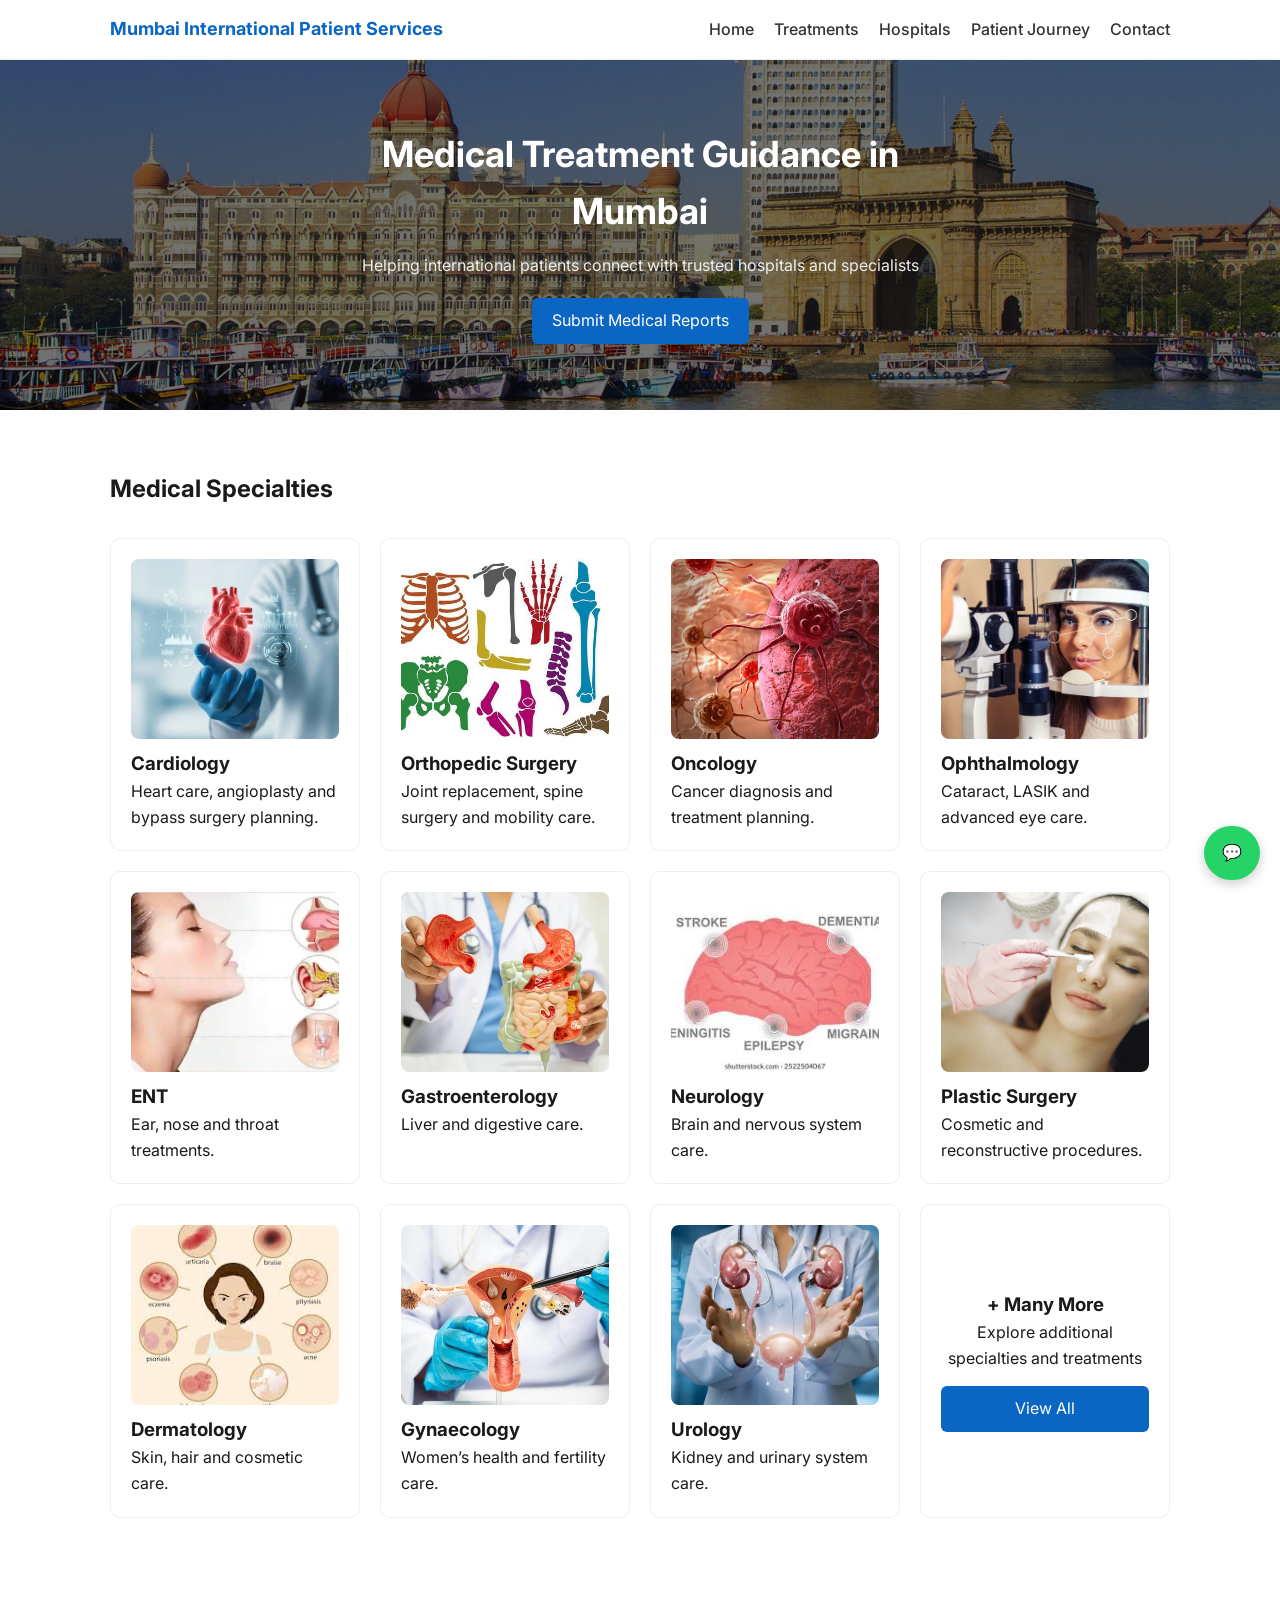
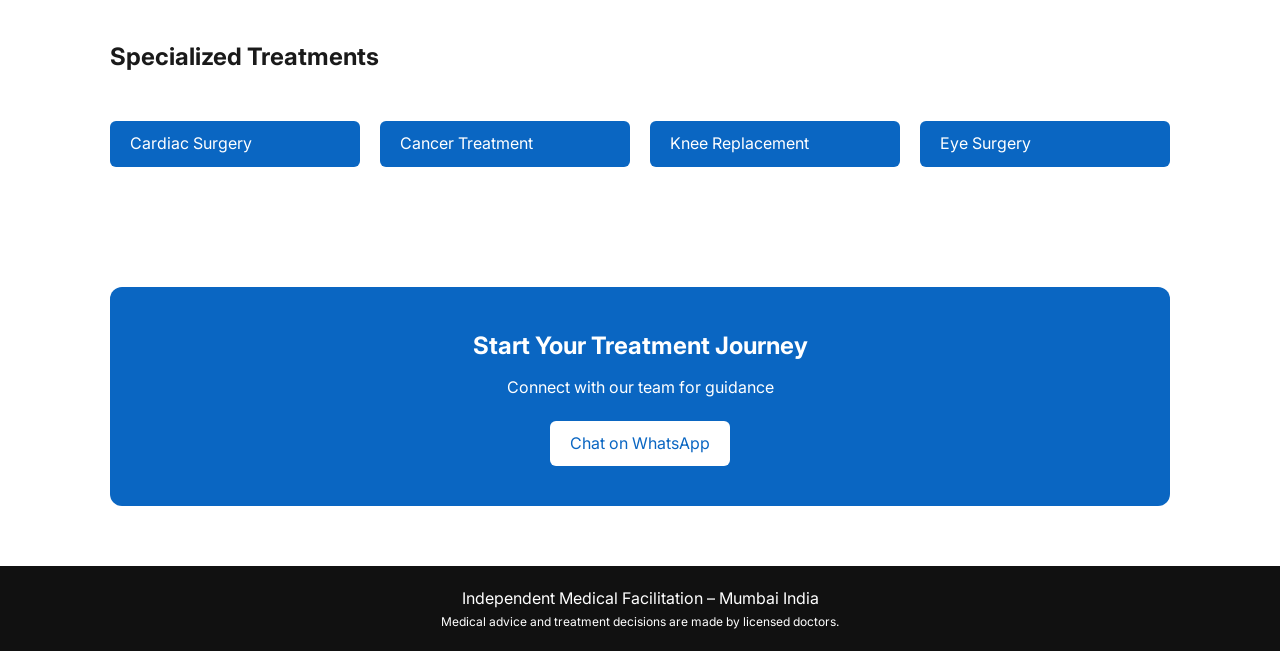
<file: index.html>
<!DOCTYPE html>
<html>

<head>

<title>Medical Tourism Mumbai | Treatment in India for International Patients</title>

<meta name="description" content="Affordable medical treatment in Mumbai India for international patients. Cardiology, cancer care, orthopedic surgery, eye treatment and more.">

<meta name="viewport" content="width=device-width, initial-scale=1.0">

<link rel="stylesheet" href="assets/css/style.css">
<link href="https://fonts.googleapis.com/css2?family=Inter:wght@300;400;600&display=swap" rel="stylesheet">

</head>

<body>

<header>
<nav class="container">

<strong>Mumbai International Patient Services</strong>

<div id="menu">
<a href="index.html">Home</a>
<a href="treatments.html">Treatments</a>
<a href="hospitals.html">Hospitals</a>
<a href="patient-journey.html">Patient Journey</a>
<a href="contact.html">Contact</a>
</div>

<div class="menu-toggle" id="toggle">☰</div>

</nav>
</header>

<!-- HERO -->
<section class="hero">
  <div class="container">
    <h1>Medical Treatment Guidance in Mumbai</h1>
    <p>Helping international patients connect with trusted hospitals and specialists</p>
    <a class="btn" href="contact.html">Submit Medical Reports</a>
  </div>
</section>

<!-- SPECIALTIES -->
<section class="container section">

<h2>Medical Specialties</h2>

<div class="grid">

<div class="card">
<img src="assets/images/cardiology.jpg">
<h3>Cardiology</h3>
<p>Heart care, angioplasty and bypass surgery planning.</p>
</div>

<div class="card">
<img src="assets/images/orthopedic.jpg">
<h3>Orthopedic Surgery</h3>
<p>Joint replacement, spine surgery and mobility care.</p>
</div>

<div class="card">
<img src="assets/images/oncology.jpg">
<h3>Oncology</h3>
<p>Cancer diagnosis and treatment planning.</p>
</div>

<div class="card">
<img src="assets/images/ophthalmology.jpg">
<h3>Ophthalmology</h3>
<p>Cataract, LASIK and advanced eye care.</p>
</div>

<div class="card">
<img src="assets/images/ent.jpg">
<h3>ENT</h3>
<p>Ear, nose and throat treatments.</p>
</div>

<div class="card">
<img src="assets/images/gastro.jpg">
<h3>Gastroenterology</h3>
<p>Liver and digestive care.</p>
</div>

<div class="card">
<img src="assets/images/neuro.jpg">
<h3>Neurology</h3>
<p>Brain and nervous system care.</p>
</div>

<div class="card">
<img src="assets/images/plastic.jpg">
<h3>Plastic Surgery</h3>
<p>Cosmetic and reconstructive procedures.</p>
</div>

<div class="card">
<img src="assets/images/derma.jpg">
<h3>Dermatology</h3>
<p>Skin, hair and cosmetic care.</p>
</div>

<div class="card">
<img src="assets/images/gynaecology.jpg">
<h3>Gynaecology</h3>
<p>Women’s health and fertility care.</p>
</div>

<div class="card">
<img src="assets/images/urology.jpg">
<h3>Urology</h3>
<p>Kidney and urinary system care.</p>
</div>

<!-- BETTER "MORE" CARD -->
<div class="card" style="text-align:center;display:flex;flex-direction:column;justify-content:center;">
<h3>+ Many More</h3>
<p>Explore additional specialties and treatments</p>
<a href="treatments.html" class="btn">View All</a>
</div>

</div>

</section>

<!-- SEO LINKS -->
<section class="container section">

<h2>Specialized Treatments</h2>

<div class="grid">

<a href="cardiac-treatment-mumbai.html" class="btn">Cardiac Surgery</a>

<a href="cancer-treatment-india.html" class="btn">Cancer Treatment</a>

<a href="knee-replacement-mumbai.html" class="btn">Knee Replacement</a>

<a href="eye-surgery-india.html" class="btn">Eye Surgery</a>

</div>

</section>

<!-- CTA -->
<section class="container section">

<div style="background:#0a66c2;color:white;padding:40px;border-radius:12px;text-align:center;">

<h2>Start Your Treatment Journey</h2>
<p style="margin-top:10px;">Connect with our team for guidance</p>

<a href="https://wa.me/917700913411" class="btn" style="background:white;color:#0a66c2;margin-top:20px;">
Chat on WhatsApp
</a>

</div>

</section>

<!-- FOOTER -->
<footer>

<p>Independent Medical Facilitation – Mumbai India</p>

<p style="font-size:12px">
Medical advice and treatment decisions are made by licensed doctors.
</p>

</footer>

<!-- WHATSAPP -->
<a href="https://wa.me/917700913411" class="whatsapp">💬</a>

<script src="assets/js/script.js"></script>

</body>

</html>
</file>
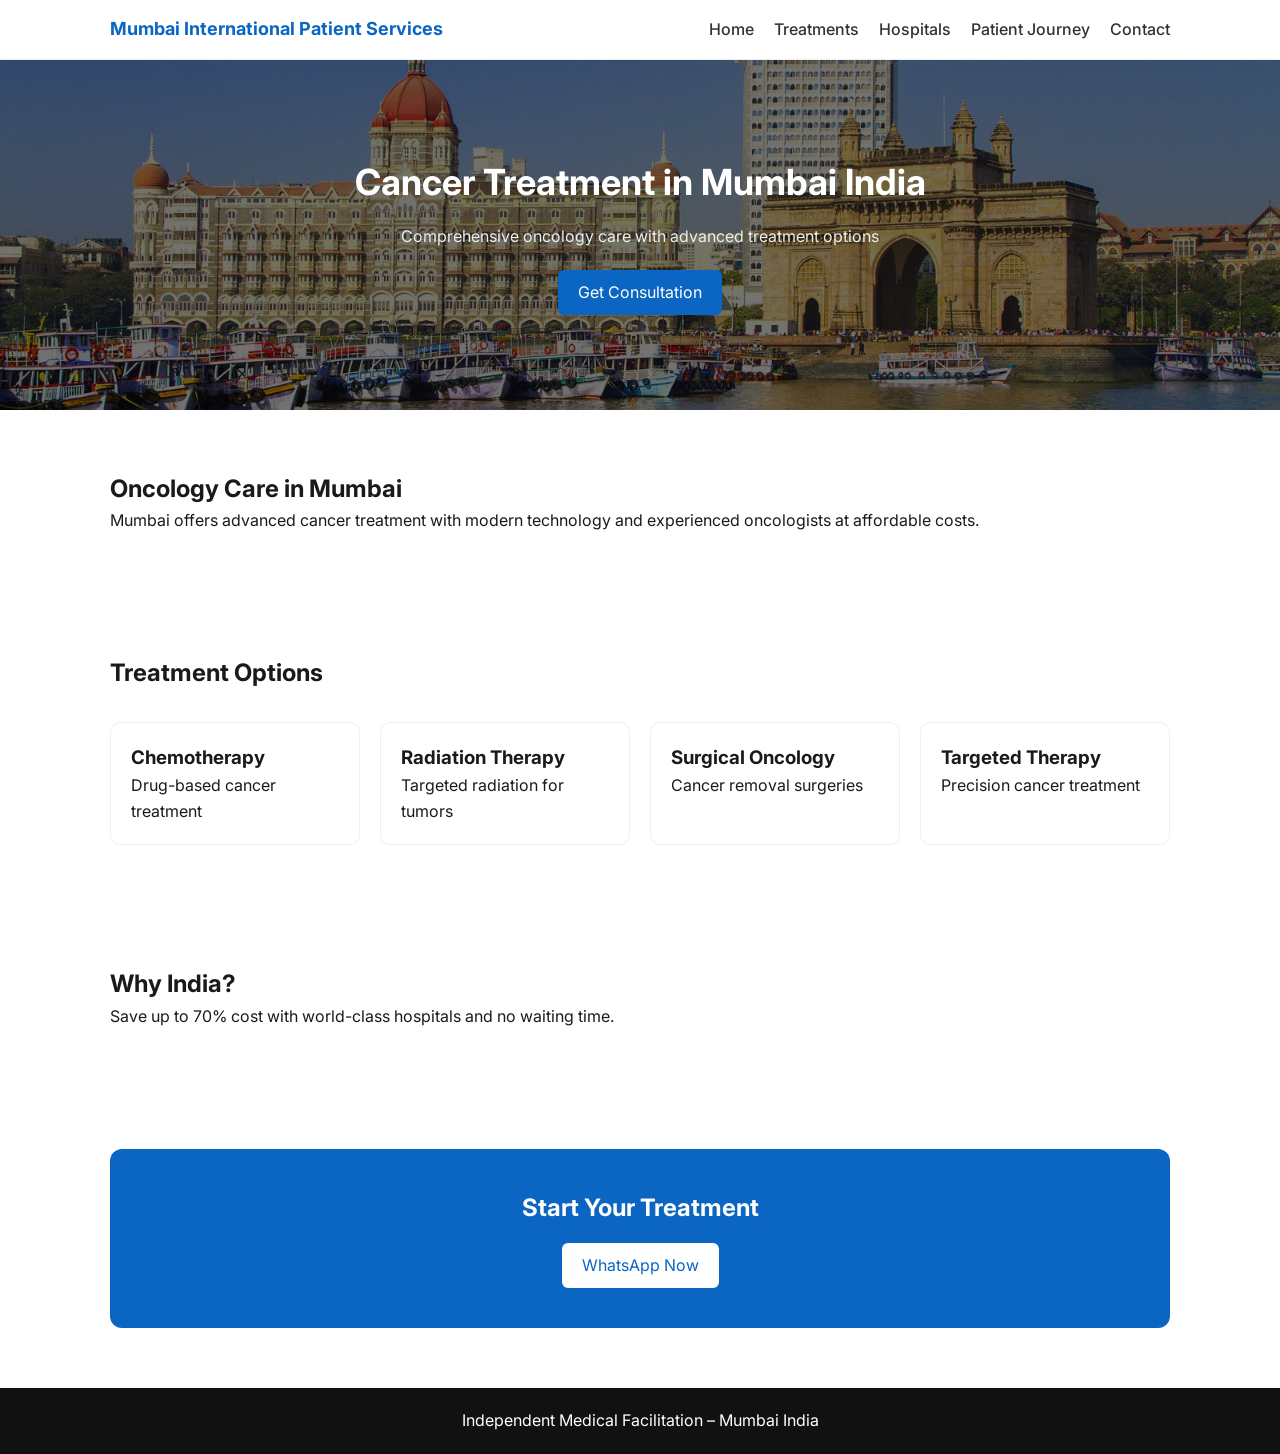
<file: cancer-treatment-india.html>
<!DOCTYPE html>
<html>
<head>

<title>Cancer Treatment in India | Oncology Care in Mumbai for International Patients</title>

<meta name="description" content="Affordable cancer treatment in India. Chemotherapy, radiation and surgical oncology in Mumbai with international patient support.">

<meta name="viewport" content="width=device-width, initial-scale=1.0">

<link rel="stylesheet" href="assets/css/style.css">
<link href="https://fonts.googleapis.com/css2?family=Inter:wght@300;400;600&display=swap" rel="stylesheet">

</head>

<body>

<header>
<nav class="container">
<strong>Mumbai International Patient Services</strong>

<div id="menu">
<a href="index.html">Home</a>
<a href="treatments.html">Treatments</a>
<a href="hospitals.html">Hospitals</a>
<a href="patient-journey.html">Patient Journey</a>
<a href="contact.html">Contact</a>
</div>

<div class="menu-toggle" id="toggle">☰</div>
</nav>
</header>

<section class="hero">
<div class="container">
<h1>Cancer Treatment in Mumbai India</h1>
<p>Comprehensive oncology care with advanced treatment options</p>
<a class="btn" href="contact.html">Get Consultation</a>
</div>
</section>

<section class="container section">
<h2>Oncology Care in Mumbai</h2>
<p>Mumbai offers advanced cancer treatment with modern technology and experienced oncologists at affordable costs.</p>
</section>

<section class="container section">
<h2>Treatment Options</h2>
<div class="grid">
<div class="card"><h3>Chemotherapy</h3><p>Drug-based cancer treatment</p></div>
<div class="card"><h3>Radiation Therapy</h3><p>Targeted radiation for tumors</p></div>
<div class="card"><h3>Surgical Oncology</h3><p>Cancer removal surgeries</p></div>
<div class="card"><h3>Targeted Therapy</h3><p>Precision cancer treatment</p></div>
</div>
</section>

<section class="container section">
<h2>Why India?</h2>
<p>Save up to 70% cost with world-class hospitals and no waiting time.</p>
</section>

<section class="container section">
<div style="background:#0a66c2;color:white;padding:40px;border-radius:12px;text-align:center;">
<h2>Start Your Treatment</h2>
<a class="btn" href="https://wa.me/917700913411" style="background:white;color:#0a66c2;">WhatsApp Now</a>
</div>
</section>

<footer>
<p>Independent Medical Facilitation – Mumbai India</p>
</footer>

<script src="assets/js/script.js"></script>
</body>
</html>
</file>
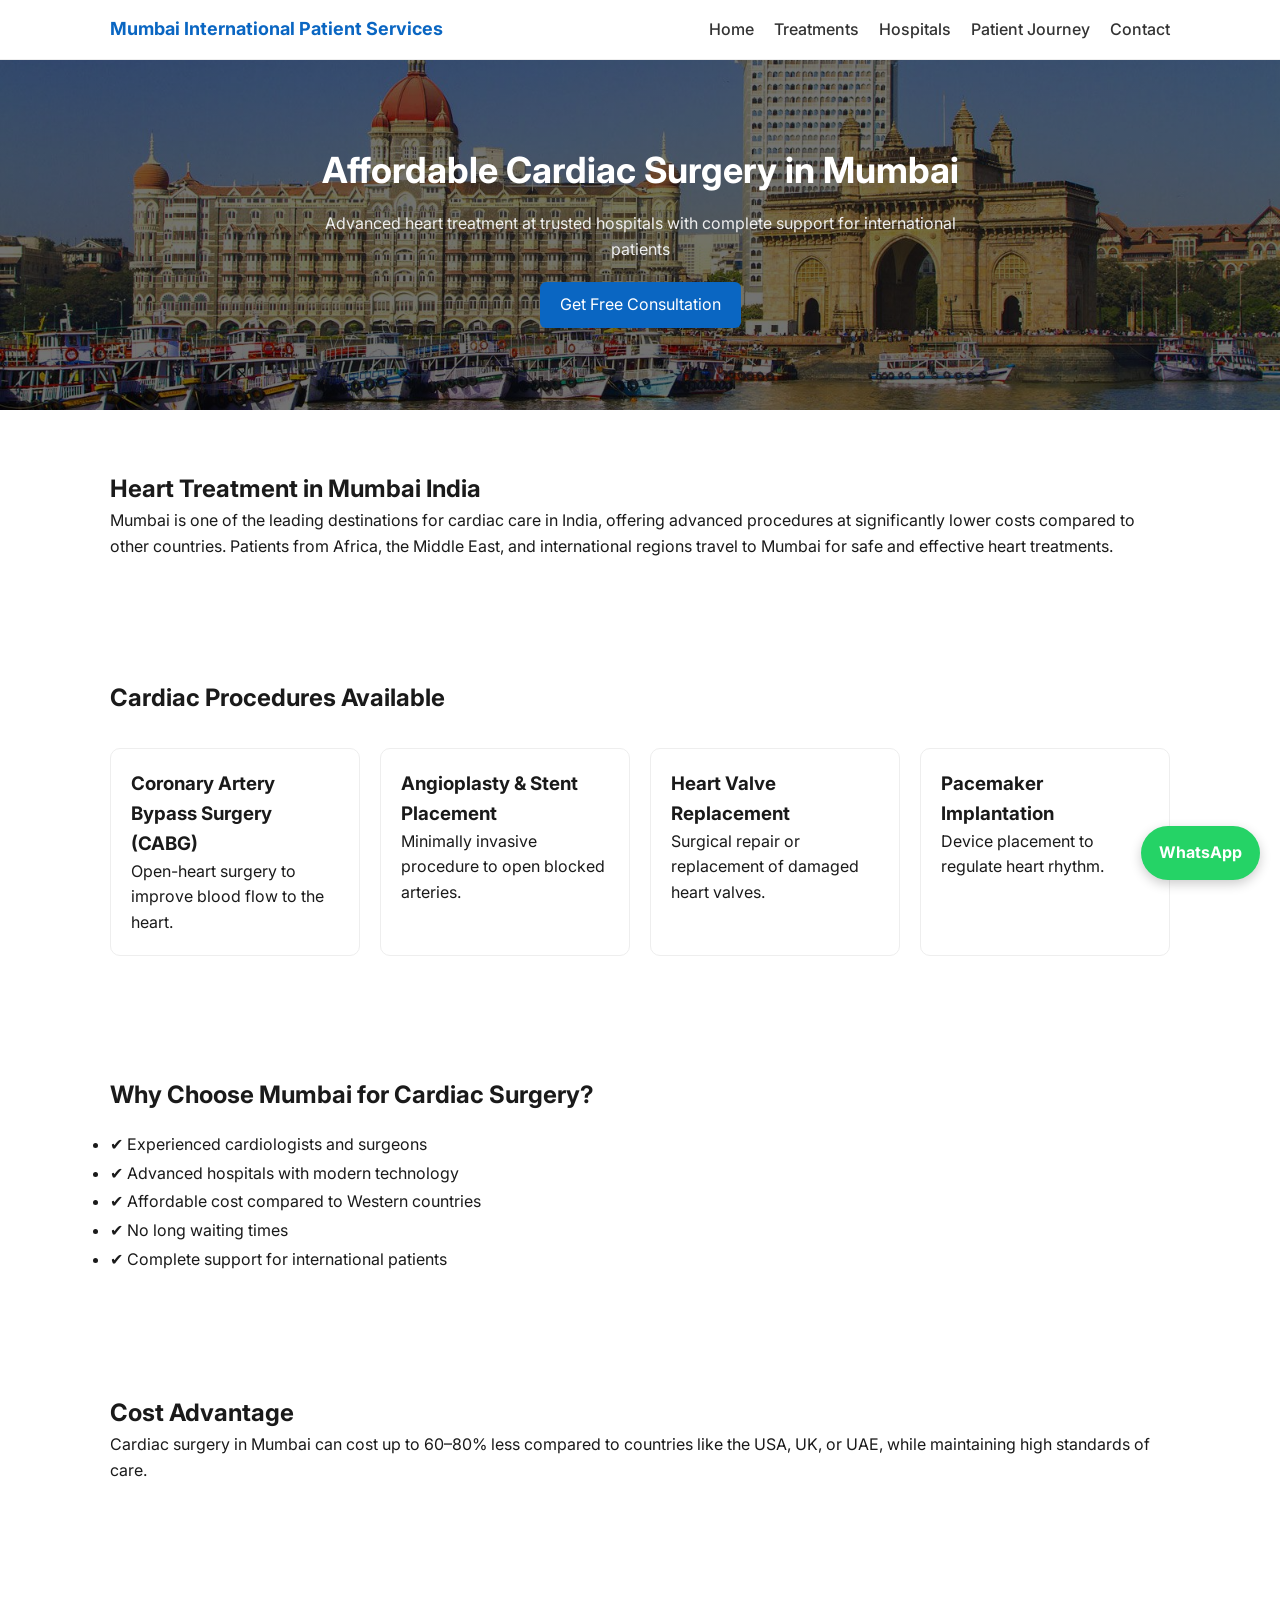
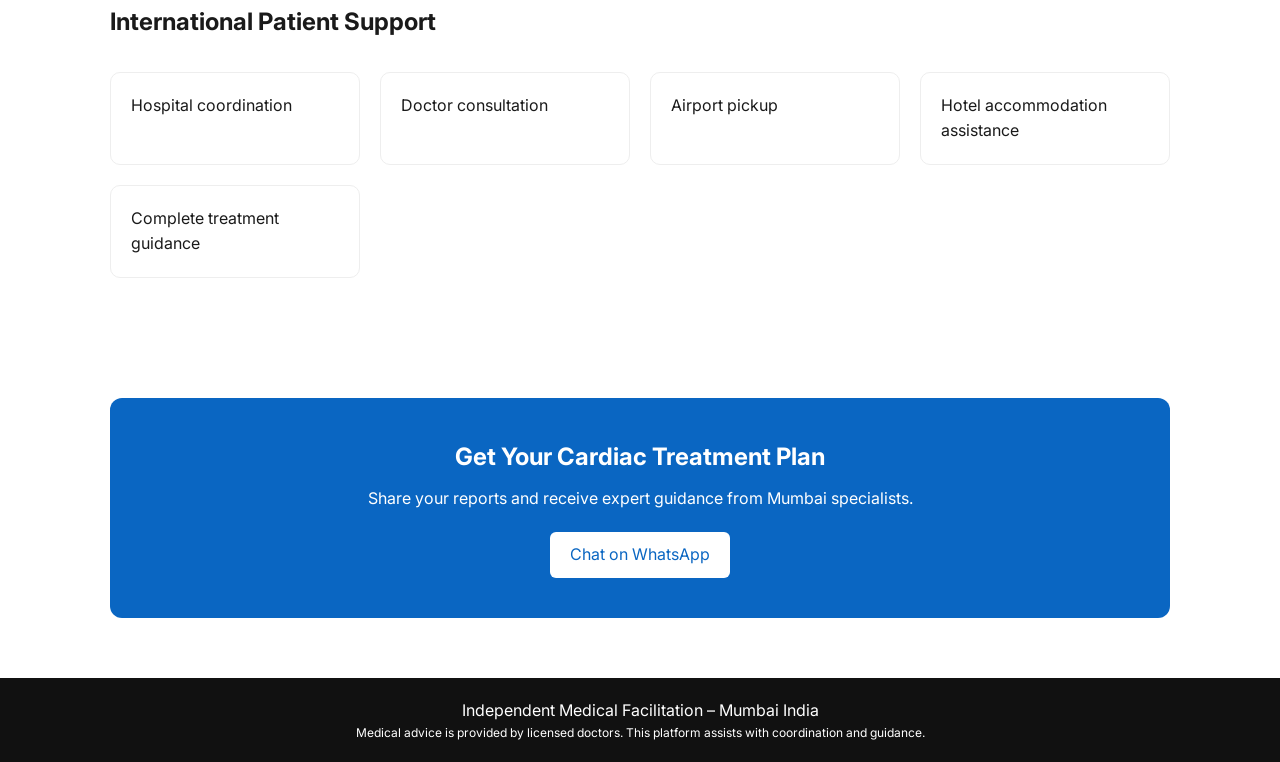
<file: cardiac-treatment-mumbai.html>
<!DOCTYPE html>
<html>

<head>

<title>Cardiac Surgery in Mumbai India | Affordable Heart Treatment for International Patients</title>

<meta name="description" content="Get affordable cardiac surgery in Mumbai India. Bypass surgery, angioplasty, heart valve replacement at top hospitals with international patient support.">

<meta name="keywords" content="cardiac surgery Mumbai, heart treatment India, bypass surgery India cost, angioplasty Mumbai, heart hospital India">

<meta name="viewport" content="width=device-width, initial-scale=1.0">

<link rel="stylesheet" href="assets/css/style.css">
<link href="https://fonts.googleapis.com/css2?family=Inter:wght@300;400;600&display=swap" rel="stylesheet">

</head>

<body>

<header>

<nav class="container">

<strong>Mumbai International Patient Services</strong>

<div id="menu">
<a href="index.html">Home</a>
<a href="treatments.html">Treatments</a>
<a href="hospitals.html">Hospitals</a>
<a href="patient-journey.html">Patient Journey</a>
<a href="contact.html">Contact</a>
</div>

<div class="menu-toggle" id="toggle">☰</div>

</nav>

</header>

<!-- HERO -->
<section class="hero">
<div class="container">
<h1>Affordable Cardiac Surgery in Mumbai</h1>
<p>Advanced heart treatment at trusted hospitals with complete support for international patients</p>
<a class="btn" href="contact.html">Get Free Consultation</a>
</div>
</section>

<!-- INTRO -->
<section class="container section">

<h2>Heart Treatment in Mumbai India</h2>

<p>
Mumbai is one of the leading destinations for cardiac care in India, offering advanced procedures at significantly lower costs compared to other countries.
Patients from Africa, the Middle East, and international regions travel to Mumbai for safe and effective heart treatments.
</p>

</section>

<!-- PROCEDURES -->
<section class="container section">

<h2>Cardiac Procedures Available</h2>

<div class="grid">

<div class="card">
<h3>Coronary Artery Bypass Surgery (CABG)</h3>
<p>Open-heart surgery to improve blood flow to the heart.</p>
</div>

<div class="card">
<h3>Angioplasty & Stent Placement</h3>
<p>Minimally invasive procedure to open blocked arteries.</p>
</div>

<div class="card">
<h3>Heart Valve Replacement</h3>
<p>Surgical repair or replacement of damaged heart valves.</p>
</div>

<div class="card">
<h3>Pacemaker Implantation</h3>
<p>Device placement to regulate heart rhythm.</p>
</div>

</div>

</section>

<!-- WHY MUMBAI -->
<section class="container section">

<h2>Why Choose Mumbai for Cardiac Surgery?</h2>

<ul style="margin-top:15px;line-height:1.8;">
<li>✔ Experienced cardiologists and surgeons</li>
<li>✔ Advanced hospitals with modern technology</li>
<li>✔ Affordable cost compared to Western countries</li>
<li>✔ No long waiting times</li>
<li>✔ Complete support for international patients</li>
</ul>

</section>

<!-- COST -->
<section class="container section">

<h2>Cost Advantage</h2>

<p>
Cardiac surgery in Mumbai can cost up to 60–80% less compared to countries like the USA, UK, or UAE, while maintaining high standards of care.
</p>

</section>

<!-- SUPPORT -->
<section class="container section">

<h2>International Patient Support</h2>

<div class="grid">

<div class="card">Hospital coordination</div>
<div class="card">Doctor consultation</div>
<div class="card">Airport pickup</div>
<div class="card">Hotel accommodation assistance</div>
<div class="card">Complete treatment guidance</div>

</div>

</section>

<!-- CTA -->
<section class="container section">

<div style="background:#0a66c2;color:white;padding:40px;border-radius:12px;text-align:center;">

<h2>Get Your Cardiac Treatment Plan</h2>

<p style="margin-top:10px;">
Share your reports and receive expert guidance from Mumbai specialists.
</p>

<a class="btn" href="https://wa.me/917700913411" style="background:white;color:#0a66c2;margin-top:20px;">
Chat on WhatsApp
</a>

</div>

</section>

<footer>

<p>Independent Medical Facilitation – Mumbai India</p>

<p style="font-size:12px">
Medical advice is provided by licensed doctors. This platform assists with coordination and guidance.
</p>

</footer>

<a href="https://wa.me/917700913411" class="whatsapp">
WhatsApp
</a>

<script src="assets/js/script.js"></script>

</body>

</html>
</file>
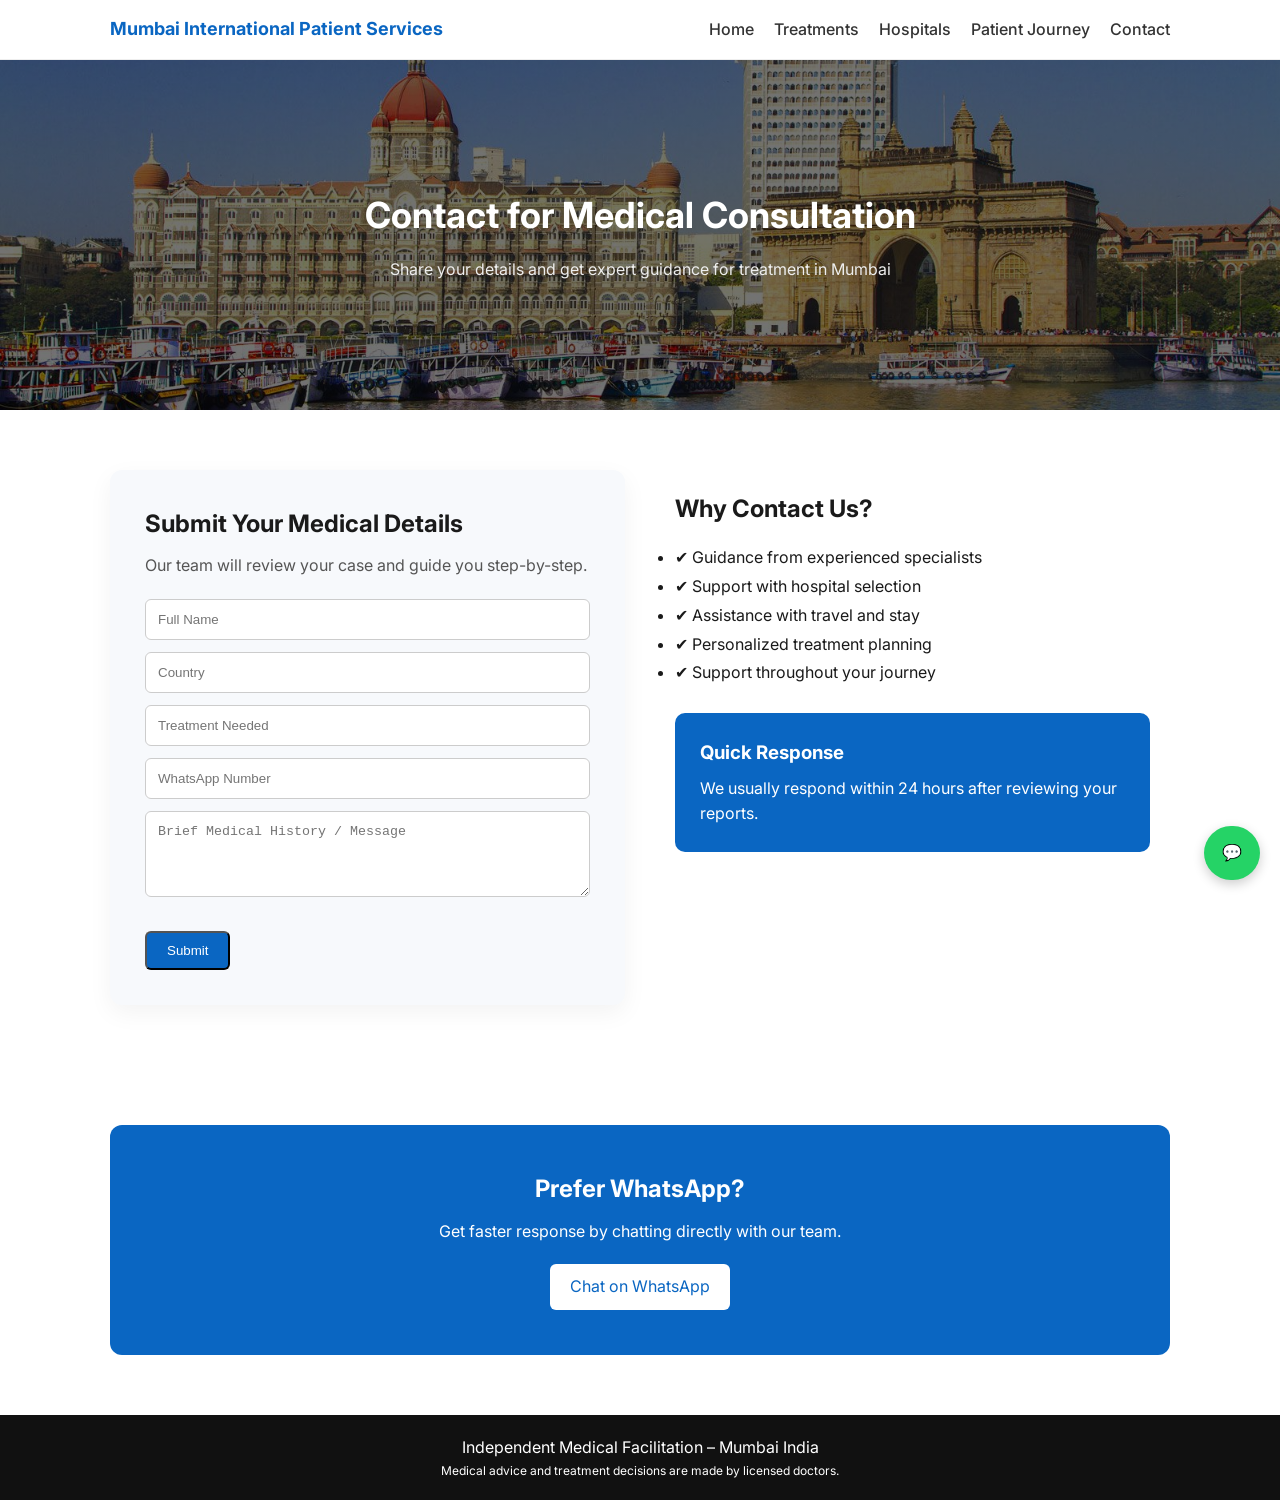
<file: contact.html>
<!DOCTYPE html>
<html>

<head>

<title>Contact | Medical Treatment Mumbai</title>

<meta name="viewport" content="width=device-width, initial-scale=1.0">

<link rel="stylesheet" href="assets/css/style.css">
<link href="https://fonts.googleapis.com/css2?family=Inter:wght@300;400;600&display=swap" rel="stylesheet">

<style>

/* FORM IMPROVEMENT */
form input,
form textarea {
  width: 100%;
  padding: 12px;
  margin-bottom: 12px;
  border-radius: 6px;
  border: 1px solid #ccc;
}

/* FLEX LAYOUT */
.contact-grid {
  display: grid;
  grid-template-columns: 1fr 1fr;
  gap: 30px;
}

@media(max-width:768px){
  .contact-grid {
    grid-template-columns: 1fr;
  }
}

</style>

</head>

<body>

<header>
<nav class="container">

<strong>Mumbai International Patient Services</strong>

<div id="menu">
<a href="index.html">Home</a>
<a href="treatments.html">Treatments</a>
<a href="hospitals.html">Hospitals</a>
<a href="patient-journey.html">Patient Journey</a>
<a href="contact.html">Contact</a>
</div>

<div class="menu-toggle" id="toggle">☰</div>

</nav>
</header>

<!-- HERO -->
<section class="hero">
  <div class="container">
    <h1>Contact for Medical Consultation</h1>
    <p>Share your details and get expert guidance for treatment in Mumbai</p>
  </div>
</section>

<!-- MAIN SECTION -->
<section class="container section">

<div class="contact-grid">

<!-- FORM -->
<div style="background:#f7f9fc;padding:35px;border-radius:12px;box-shadow:0 8px 25px rgba(0,0,0,0.05);">

<h2>Submit Your Medical Details</h2>

<p style="margin:10px 0 20px;color:#555;">
Our team will review your case and guide you step-by-step.
</p>

<form>

<input type="text" placeholder="Full Name" required>
<input type="text" placeholder="Country" required>
<input type="text" placeholder="Treatment Needed">
<input type="text" placeholder="WhatsApp Number" required>

<textarea rows="4" placeholder="Brief Medical History / Message"></textarea>

<button class="btn">Submit</button>

</form>

</div>

<!-- TRUST + INFO -->
<div style="padding:20px;">

<h2>Why Contact Us?</h2>

<ul style="margin-top:15px;line-height:1.8;">
<li>✔ Guidance from experienced specialists</li>
<li>✔ Support with hospital selection</li>
<li>✔ Assistance with travel and stay</li>
<li>✔ Personalized treatment planning</li>
<li>✔ Support throughout your journey</li>
</ul>

<br>

<div style="background:#0a66c2;color:white;padding:25px;border-radius:10px;">

<h3>Quick Response</h3>
<p style="margin-top:8px;">
We usually respond within 24 hours after reviewing your reports.
</p>

</div>

</div>

</div>

</section>

<!-- WHATSAPP CTA -->
<section class="container section">

<div style="background:#0a66c2;color:white;padding:45px;border-radius:12px;text-align:center;">

<h2>Prefer WhatsApp?</h2>

<p style="margin-top:10px;">
Get faster response by chatting directly with our team.
</p>

<a class="btn" href="https://wa.me/917700913411" style="background:white;color:#0a66c2;margin-top:20px;">
Chat on WhatsApp
</a>

</div>

</section>

<!-- FOOTER -->
<footer>

<p>Independent Medical Facilitation – Mumbai India</p>

<p style="font-size:12px">
Medical advice and treatment decisions are made by licensed doctors.
</p>

</footer>

<!-- FLOATING BUTTON -->
<a href="https://wa.me/917700913411" class="whatsapp">
💬
</a>

<script src="assets/js/script.js"></script>

</body>

</html>
</file>
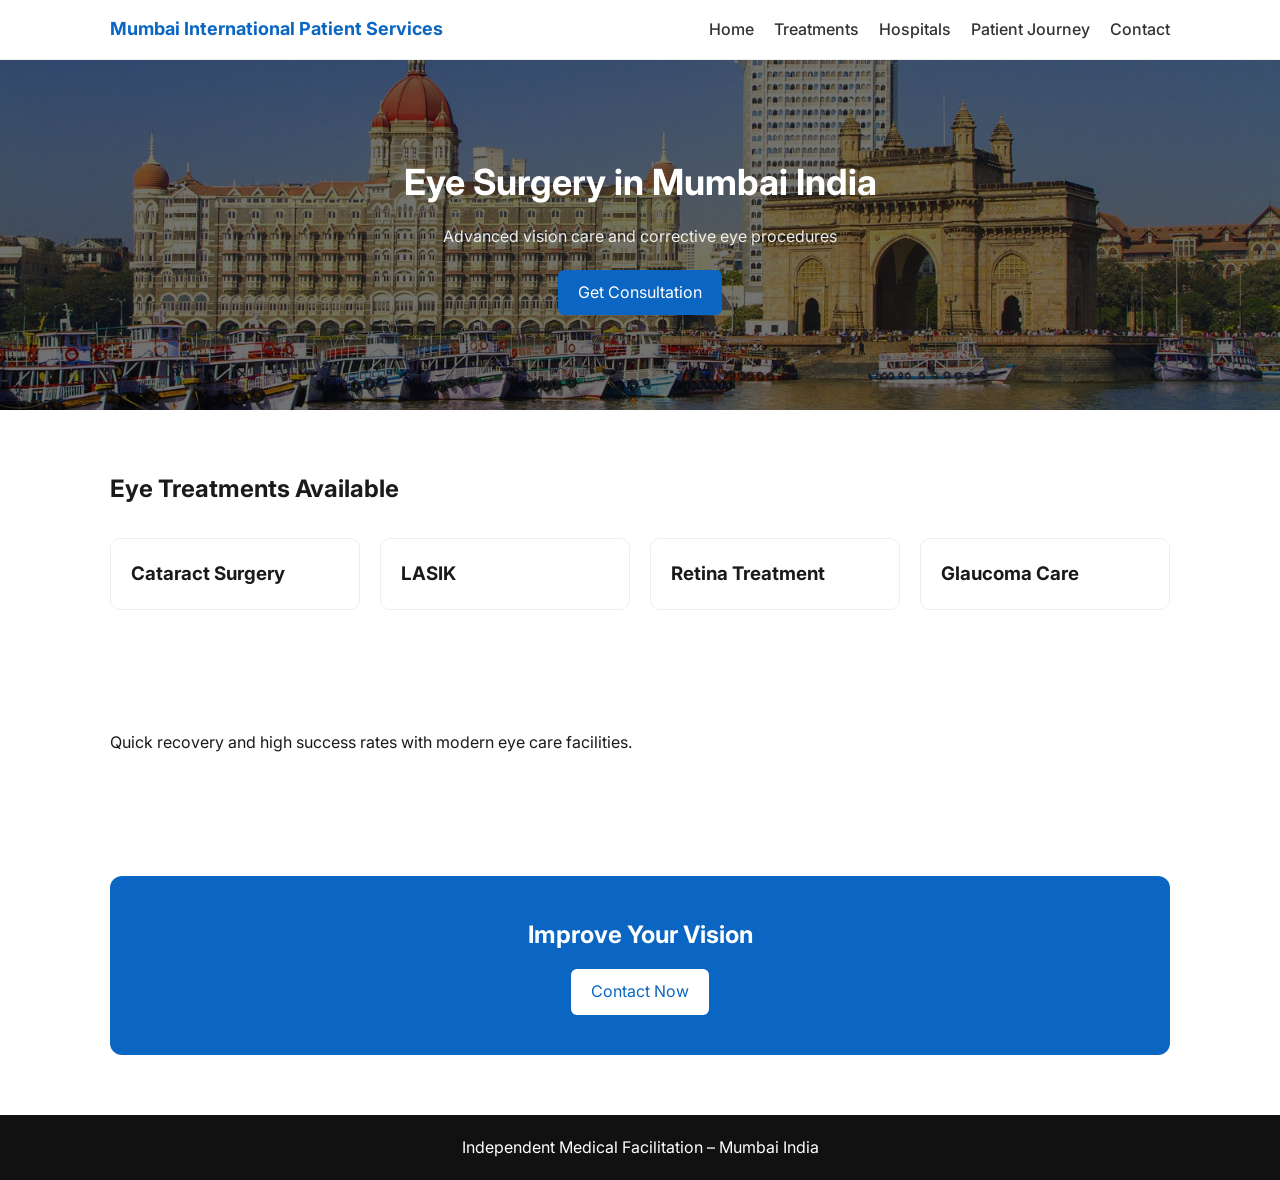
<file: eye-surgery-india.html>
<!DOCTYPE html>
<html>
<head>

<title>Eye Surgery in India | Cataract & LASIK Treatment Mumbai</title>

<meta name="description" content="Eye surgery in Mumbai India including cataract, LASIK and retina treatments at affordable cost for international patients.">

<meta name="viewport" content="width=device-width, initial-scale=1.0">

<link rel="stylesheet" href="assets/css/style.css">
<link href="https://fonts.googleapis.com/css2?family=Inter:wght@300;400;600&display=swap" rel="stylesheet">

</head>

<body>

<header>
<nav class="container">
<strong>Mumbai International Patient Services</strong>

<div id="menu">
<a href="index.html">Home</a>
<a href="treatments.html">Treatments</a>
<a href="hospitals.html">Hospitals</a>
<a href="patient-journey.html">Patient Journey</a>
<a href="contact.html">Contact</a>
</div>

<div class="menu-toggle" id="toggle">☰</div>
</nav>
</header>

<section class="hero">
<div class="container">
<h1>Eye Surgery in Mumbai India</h1>
<p>Advanced vision care and corrective eye procedures</p>
<a class="btn" href="contact.html">Get Consultation</a>
</div>
</section>

<section class="container section">
<h2>Eye Treatments Available</h2>

<div class="grid">
<div class="card"><h3>Cataract Surgery</h3></div>
<div class="card"><h3>LASIK</h3></div>
<div class="card"><h3>Retina Treatment</h3></div>
<div class="card"><h3>Glaucoma Care</h3></div>
</div>

</section>

<section class="container section">
<p>Quick recovery and high success rates with modern eye care facilities.</p>
</section>

<section class="container section">
<div style="background:#0a66c2;color:white;padding:40px;border-radius:12px;text-align:center;">
<h2>Improve Your Vision</h2>
<a class="btn" href="https://wa.me/917700913411" style="background:white;color:#0a66c2;">Contact Now</a>
</div>
</section>

<footer>
<p>Independent Medical Facilitation – Mumbai India</p>
</footer>

<script src="assets/js/script.js"></script>
</body>
</html>
</file>
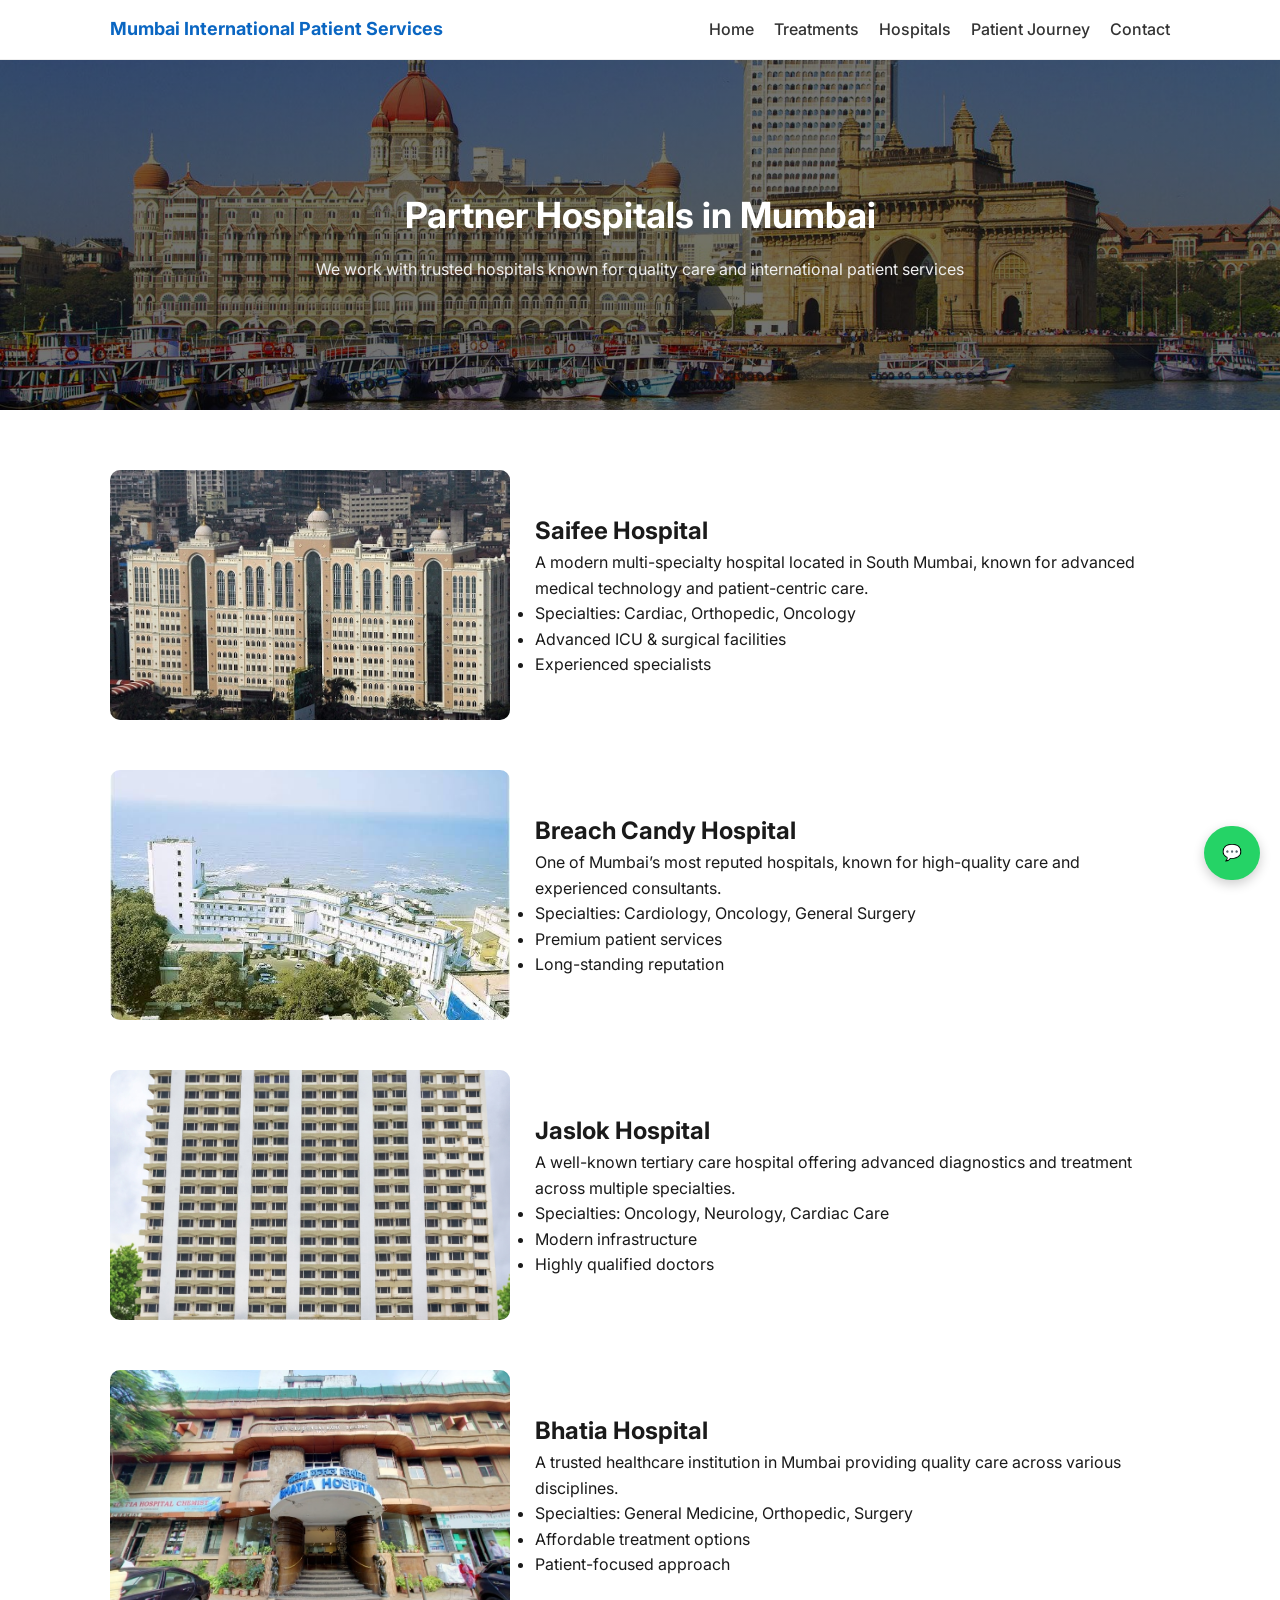
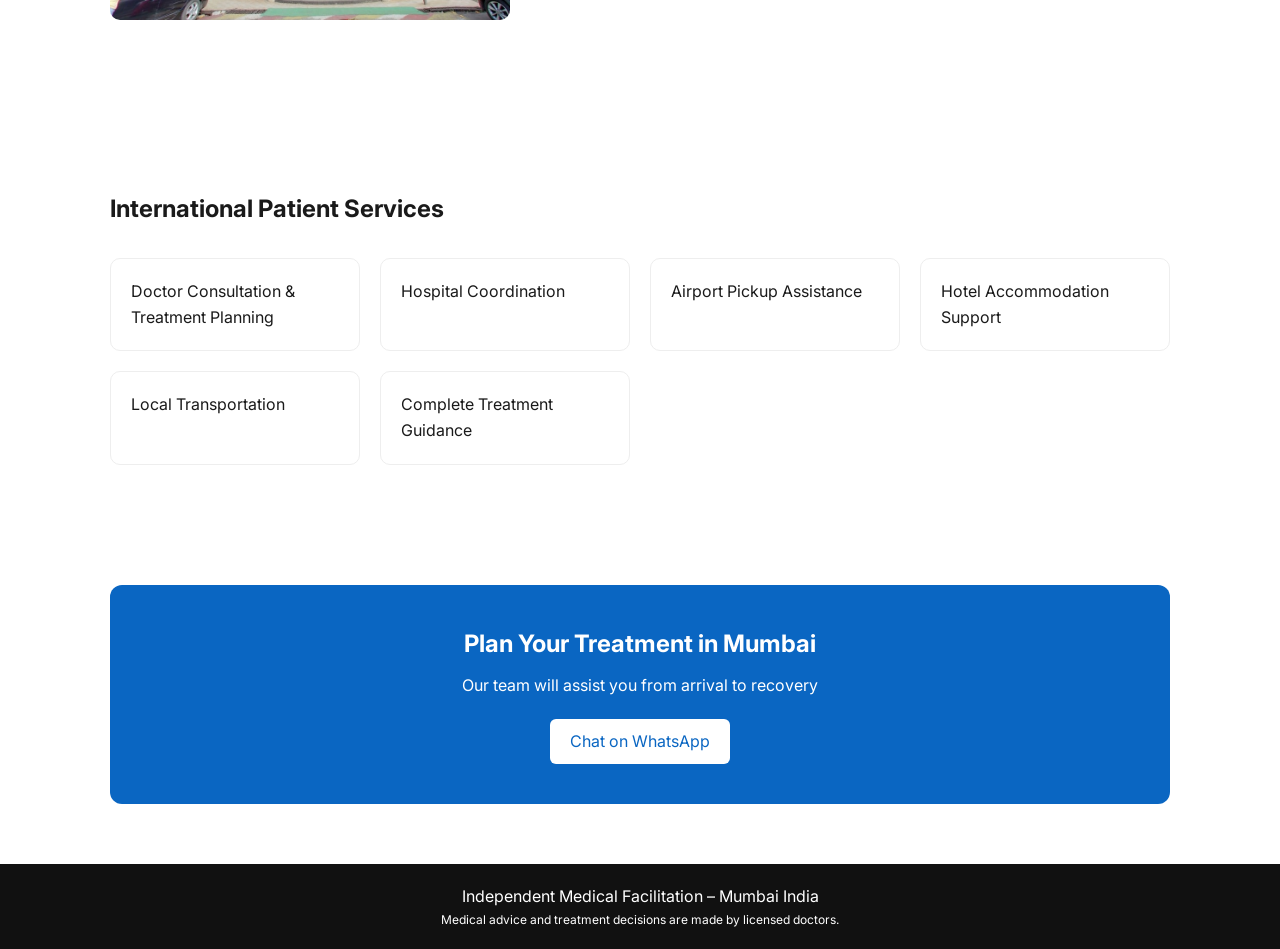
<file: hospitals.html>
<!DOCTYPE html>
<html lang="en">
<head>
<meta charset="UTF-8">
<meta name="viewport" content="width=device-width, initial-scale=1.0">
<title>Hospitals | Medical Tourism Mumbai</title>

<link rel="stylesheet" href="assets/css/style.css">
<link href="https://fonts.googleapis.com/css2?family=Inter:wght@300;400;600&display=swap" rel="stylesheet">
</head>

<body>

<header>
<nav class="container">

<strong>Mumbai International Patient Services</strong>

<div id="menu">
<a href="index.html">Home</a>
<a href="treatments.html">Treatments</a>
<a href="hospitals.html">Hospitals</a>
<a href="patient-journey.html">Patient Journey</a>
<a href="contact.html">Contact</a>
</div>

<div class="menu-toggle" id="toggle">☰</div>

</nav>
</header>

<!-- HERO -->
<section class="hero">
  <div class="container">
    <h1>Partner Hospitals in Mumbai</h1>
    <p>We work with trusted hospitals known for quality care and international patient services</p>
  </div>
</section>

<!-- HOSPITAL LIST -->
<section class="container section">

<!-- SAIFEE -->
<div class="hospital">
<img src="assets/images/saifee.jpg">
<div class="hospital-content">
<h2>Saifee Hospital</h2>
<p>A modern multi-specialty hospital located in South Mumbai, known for advanced medical technology and patient-centric care.</p>
<ul>
<li>Specialties: Cardiac, Orthopedic, Oncology</li>
<li>Advanced ICU & surgical facilities</li>
<li>Experienced specialists</li>
</ul>
</div>
</div>

<!-- BREACH CANDY -->
<div class="hospital">
<img src="assets/images/breachcandy.jpg">
<div class="hospital-content">
<h2>Breach Candy Hospital</h2>
<p>One of Mumbai’s most reputed hospitals, known for high-quality care and experienced consultants.</p>
<ul>
<li>Specialties: Cardiology, Oncology, General Surgery</li>
<li>Premium patient services</li>
<li>Long-standing reputation</li>
</ul>
</div>
</div>

<!-- JASLOK -->
<div class="hospital">
<img src="assets/images/jaslok.jpg">
<div class="hospital-content">
<h2>Jaslok Hospital</h2>
<p>A well-known tertiary care hospital offering advanced diagnostics and treatment across multiple specialties.</p>
<ul>
<li>Specialties: Oncology, Neurology, Cardiac Care</li>
<li>Modern infrastructure</li>
<li>Highly qualified doctors</li>
</ul>
</div>
</div>

<!-- BHATIA -->
<div class="hospital">
<img src="assets/images/bhatia.jpg">
<div class="hospital-content">
<h2>Bhatia Hospital</h2>
<p>A trusted healthcare institution in Mumbai providing quality care across various disciplines.</p>
<ul>
<li>Specialties: General Medicine, Orthopedic, Surgery</li>
<li>Affordable treatment options</li>
<li>Patient-focused approach</li>
</ul>
</div>
</div>

</section>

<!-- SERVICES -->
<section class="container section">

<h2>International Patient Services</h2>

<div class="grid">
<div class="card">Doctor Consultation & Treatment Planning</div>
<div class="card">Hospital Coordination</div>
<div class="card">Airport Pickup Assistance</div>
<div class="card">Hotel Accommodation Support</div>
<div class="card">Local Transportation</div>
<div class="card">Complete Treatment Guidance</div>
</div>

</section>

<!-- CTA -->
<section class="container section">

<div style="background:#0a66c2;color:white;padding:40px;border-radius:12px;text-align:center;">

<h2>Plan Your Treatment in Mumbai</h2>
<p style="margin-top:10px;">Our team will assist you from arrival to recovery</p>

<a href="https://wa.me/917700913411" class="btn" style="background:white;color:#0a66c2;margin-top:20px;">
Chat on WhatsApp
</a>

</div>

</section>

<!-- FOOTER -->
<footer>

<p>Independent Medical Facilitation – Mumbai India</p>

<p style="font-size:12px">
Medical advice and treatment decisions are made by licensed doctors.
</p>

</footer>

<!-- WHATSAPP -->
<a href="https://wa.me/917700913411" class="whatsapp">💬</a>

<script src="assets/js/script.js"></script>

</body>
</html>
</file>
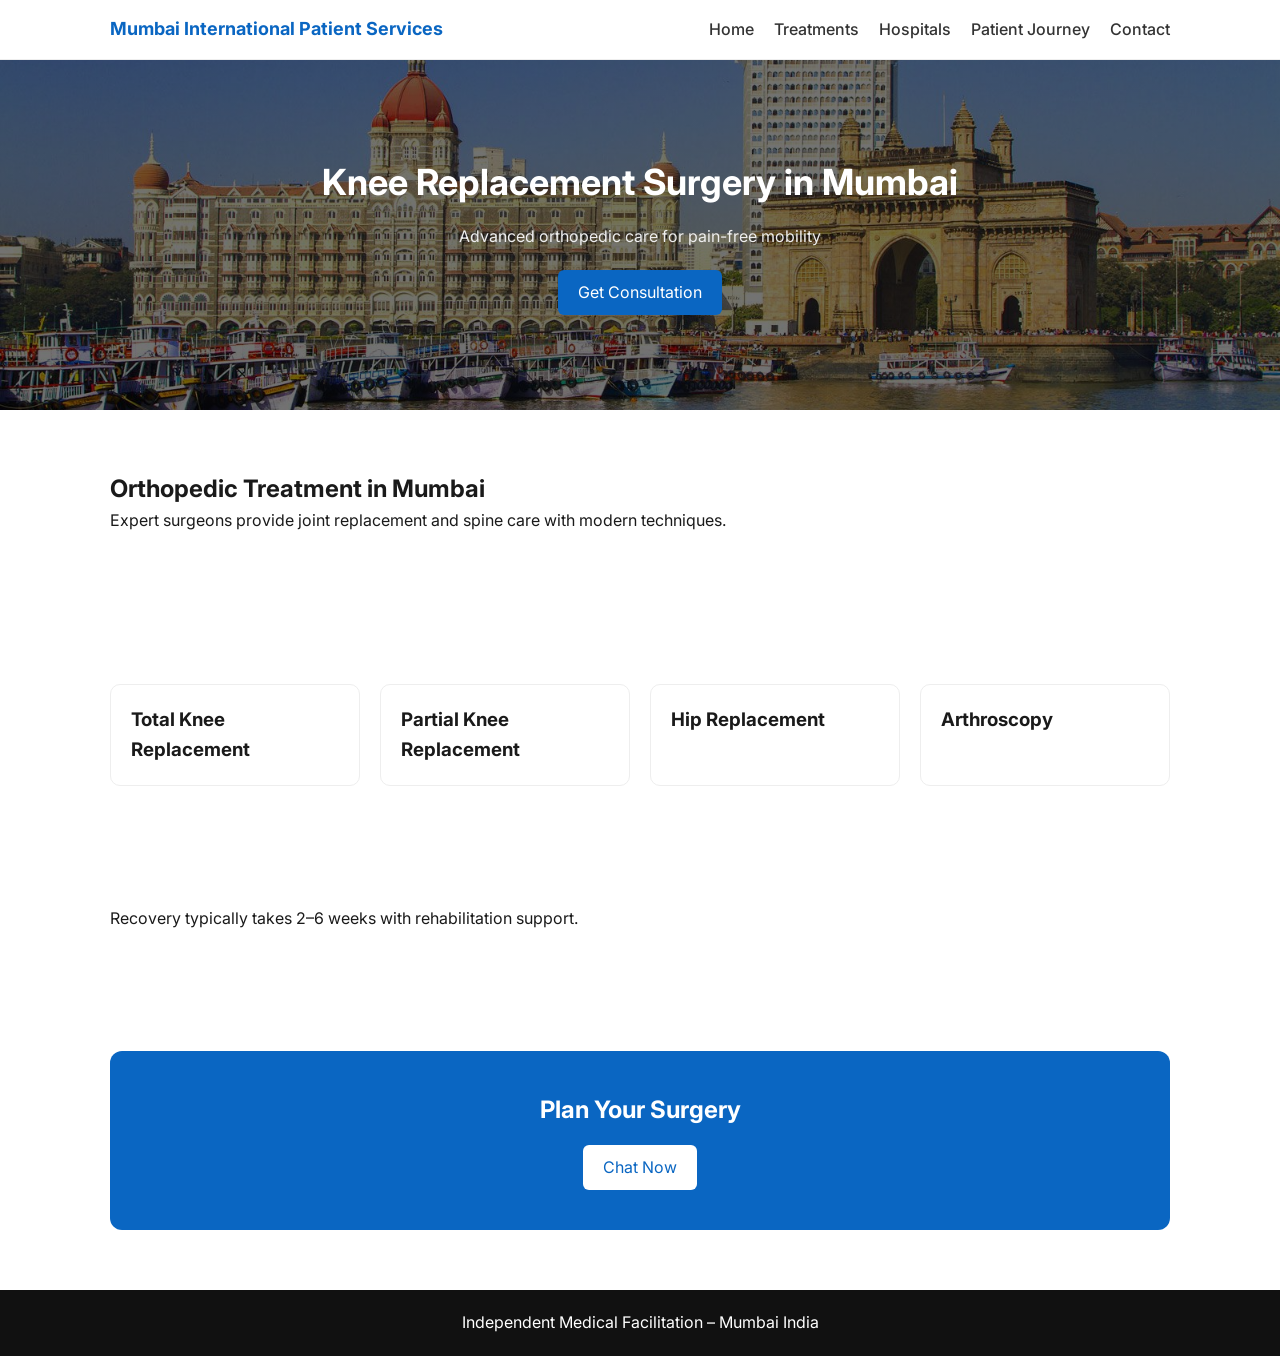
<file: knee-replacement-mumbai.html>
<!DOCTYPE html>
<html>
<head>

<title>Knee Replacement in Mumbai | Affordable Orthopedic Surgery India</title>

<meta name="description" content="Knee replacement surgery in Mumbai India at affordable cost. Advanced orthopedic treatment with international patient support.">

<meta name="viewport" content="width=device-width, initial-scale=1.0">

<link rel="stylesheet" href="assets/css/style.css">
<link href="https://fonts.googleapis.com/css2?family=Inter:wght@300;400;600&display=swap" rel="stylesheet">

</head>

<body>

<header>
<nav class="container">
<strong>Mumbai International Patient Services</strong>

<div id="menu">
<a href="index.html">Home</a>
<a href="treatments.html">Treatments</a>
<a href="hospitals.html">Hospitals</a>
<a href="patient-journey.html">Patient Journey</a>
<a href="contact.html">Contact</a>
</div>

<div class="menu-toggle" id="toggle">☰</div>
</nav>
</header>

<section class="hero">
<div class="container">
<h1>Knee Replacement Surgery in Mumbai</h1>
<p>Advanced orthopedic care for pain-free mobility</p>
<a class="btn" href="contact.html">Get Consultation</a>
</div>
</section>

<section class="container section">
<h2>Orthopedic Treatment in Mumbai</h2>
<p>Expert surgeons provide joint replacement and spine care with modern techniques.</p>
</section>

<section class="container section">
<div class="grid">
<div class="card"><h3>Total Knee Replacement</h3></div>
<div class="card"><h3>Partial Knee Replacement</h3></div>
<div class="card"><h3>Hip Replacement</h3></div>
<div class="card"><h3>Arthroscopy</h3></div>
</div>
</section>

<section class="container section">
<p>Recovery typically takes 2–6 weeks with rehabilitation support.</p>
</section>

<section class="container section">
<div style="background:#0a66c2;color:white;padding:40px;border-radius:12px;text-align:center;">
<h2>Plan Your Surgery</h2>
<a class="btn" href="https://wa.me/917700913411" style="background:white;color:#0a66c2;">Chat Now</a>
</div>
</section>

<footer>
<p>Independent Medical Facilitation – Mumbai India</p>
</footer>

<script src="assets/js/script.js"></script>
</body>
</html>
</file>
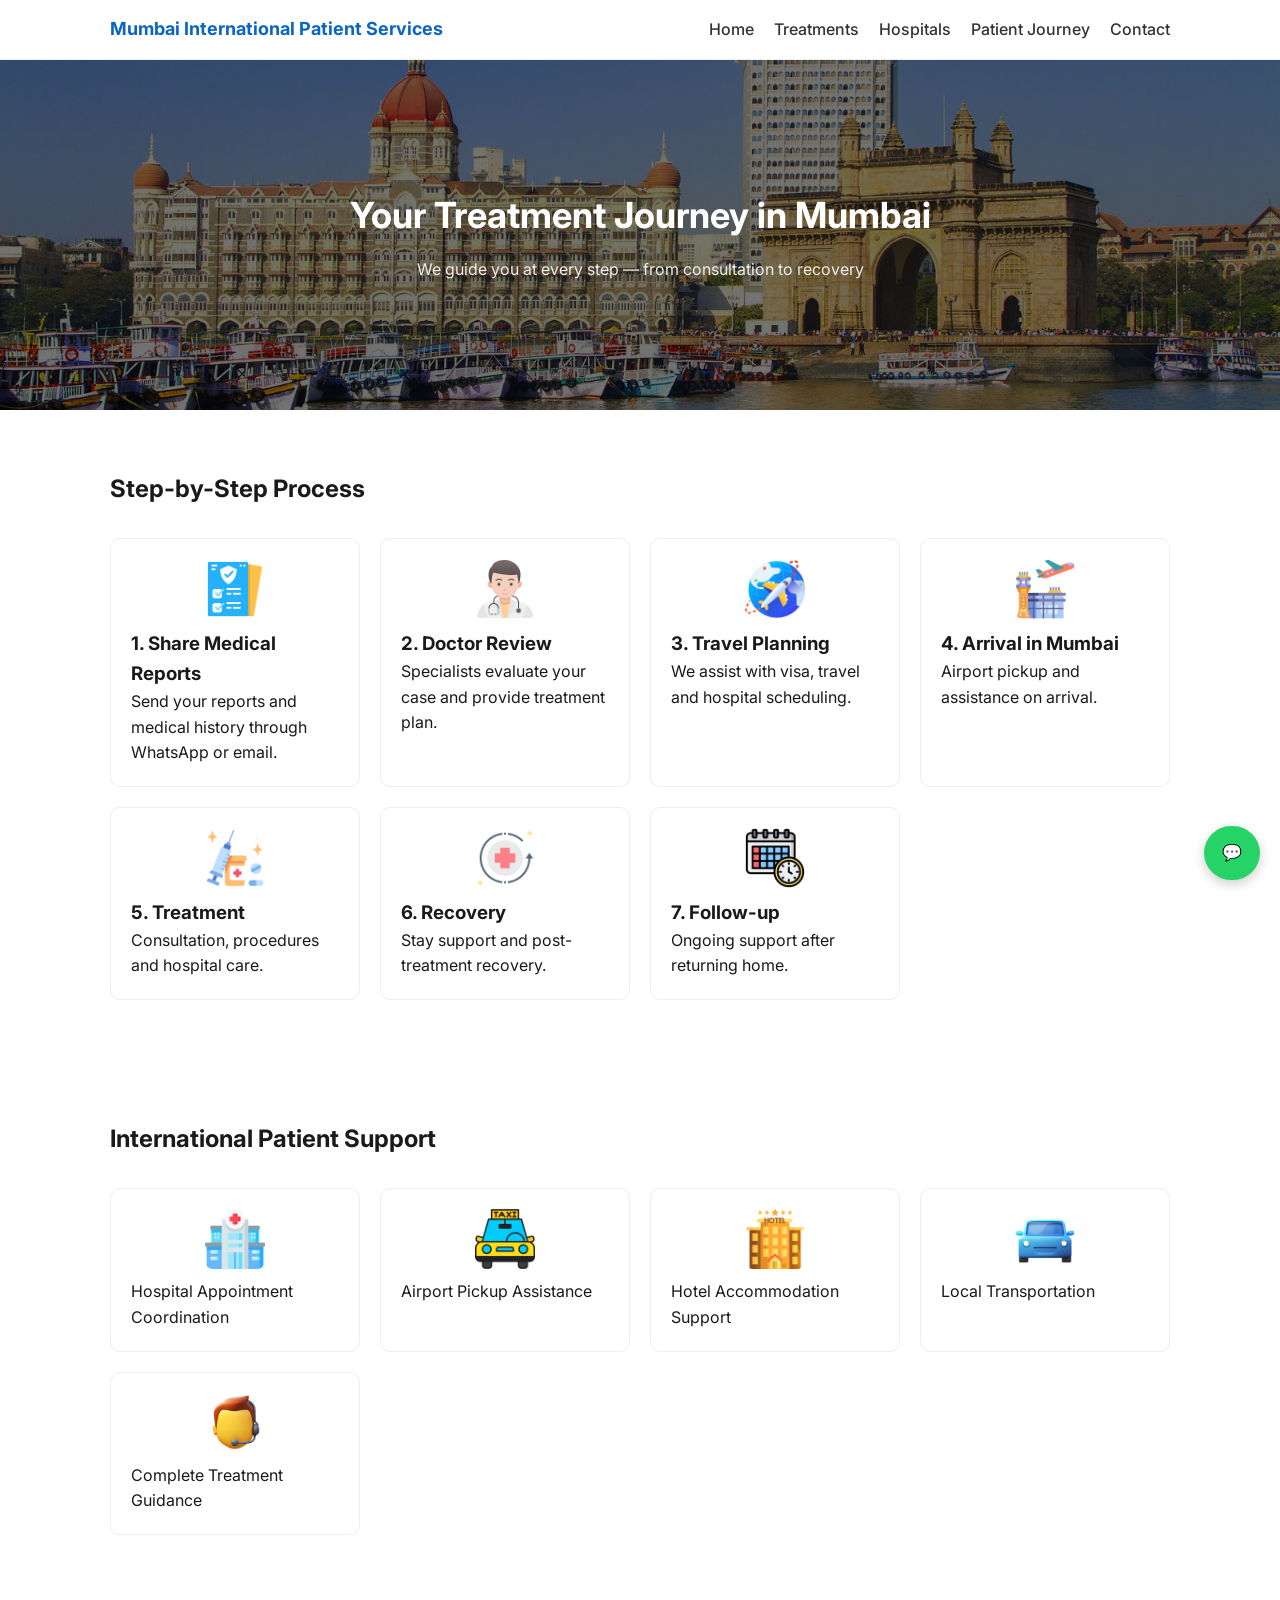
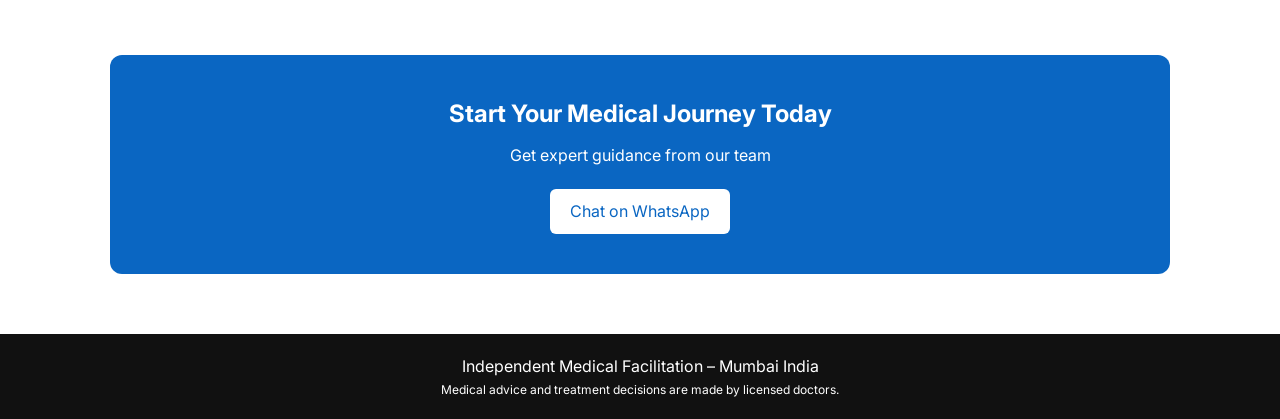
<file: patient-journey.html>
<!DOCTYPE html>
<html>

<head>

<title>Patient Journey | Medical Treatment in Mumbai</title>

<meta name="description" content="Step by step medical treatment journey in Mumbai for international patients including consultation, travel, treatment and recovery.">

<meta name="viewport" content="width=device-width, initial-scale=1.0">

<link rel="stylesheet" href="assets/css/style.css">
<link href="https://fonts.googleapis.com/css2?family=Inter:wght@300;400;600&display=swap" rel="stylesheet">

</head>

<body>

<header>

<nav class="container">

<strong>Mumbai International Patient Services</strong>

<div id="menu">
<a href="index.html">Home</a>
<a href="treatments.html">Treatments</a>
<a href="hospitals.html">Hospitals</a>
<a href="patient-journey.html">Patient Journey</a>
<a href="contact.html">Contact</a>
</div>

<div class="menu-toggle" id="toggle">☰</div>

</nav>

</header>

<!-- HERO -->
<section class="hero">
  <div class="container">
    <h1>Your Treatment Journey in Mumbai</h1>
    <p>We guide you at every step — from consultation to recovery</p>
  </div>
</section>

<!-- JOURNEY -->
<section class="container section">

<h2>Step-by-Step Process</h2>

<div class="grid">

<div class="card">
<img src="assets/images/report.png" class="icon">
<h3>1. Share Medical Reports</h3>
<p>Send your reports and medical history through WhatsApp or email.</p>
</div>

<div class="card">
<img src="assets/images/doctor.png" class="icon">
<h3>2. Doctor Review</h3>
<p>Specialists evaluate your case and provide treatment plan.</p>
</div>

<div class="card">
<img src="assets/images/travel.png" class="icon">
<h3>3. Travel Planning</h3>
<p>We assist with visa, travel and hospital scheduling.</p>
</div>

<div class="card">
<img src="assets/images/airport.png" class="icon">
<h3>4. Arrival in Mumbai</h3>
<p>Airport pickup and assistance on arrival.</p>
</div>

<div class="card">
<img src="assets/images/treatment.png" class="icon">
<h3>5. Treatment</h3>
<p>Consultation, procedures and hospital care.</p>
</div>

<div class="card">
<img src="assets/images/recovery.png" class="icon">
<h3>6. Recovery</h3>
<p>Stay support and post-treatment recovery.</p>
</div>

<div class="card">
<img src="assets/images/followup.png" class="icon">
<h3>7. Follow-up</h3>
<p>Ongoing support after returning home.</p>
</div>

</div>

</section>

<!-- SUPPORT SERVICES -->
<section class="container section">

<h2>International Patient Support</h2>

<div class="grid">

<div class="card">
<img src="assets/images/hospital.png" class="icon">
<p>Hospital Appointment Coordination</p>
</div>

<div class="card">
<img src="assets/images/pickup.png" class="icon">
<p>Airport Pickup Assistance</p>
</div>

<div class="card">
<img src="assets/images/hotel.png" class="icon">
<p>Hotel Accommodation Support</p>
</div>

<div class="card">
<img src="assets/images/transport.png" class="icon">
<p>Local Transportation</p>
</div>

<div class="card">
<img src="assets/images/support.png" class="icon">
<p>Complete Treatment Guidance</p>
</div>

</div>

</section>

<!-- CTA -->
<section class="container section">

<div style="background:#0a66c2;color:white;padding:40px;border-radius:12px;text-align:center;">

<h2>Start Your Medical Journey Today</h2>
<p style="margin-top:10px;">Get expert guidance from our team</p>

<a href="https://wa.me/917700913411" class="btn" style="background:white;color:#0a66c2;margin-top:20px;">
Chat on WhatsApp
</a>

</div>

</section>

<!-- FOOTER -->
<footer>

<p>Independent Medical Facilitation – Mumbai India</p>

<p style="font-size:12px">
Medical advice and treatment decisions are made by licensed doctors.
</p>

</footer>

<!-- WHATSAPP -->
<a href="https://wa.me/917700913411" class="whatsapp">💬</a>

<script src="assets/js/script.js"></script>

</body>

</html>
</file>
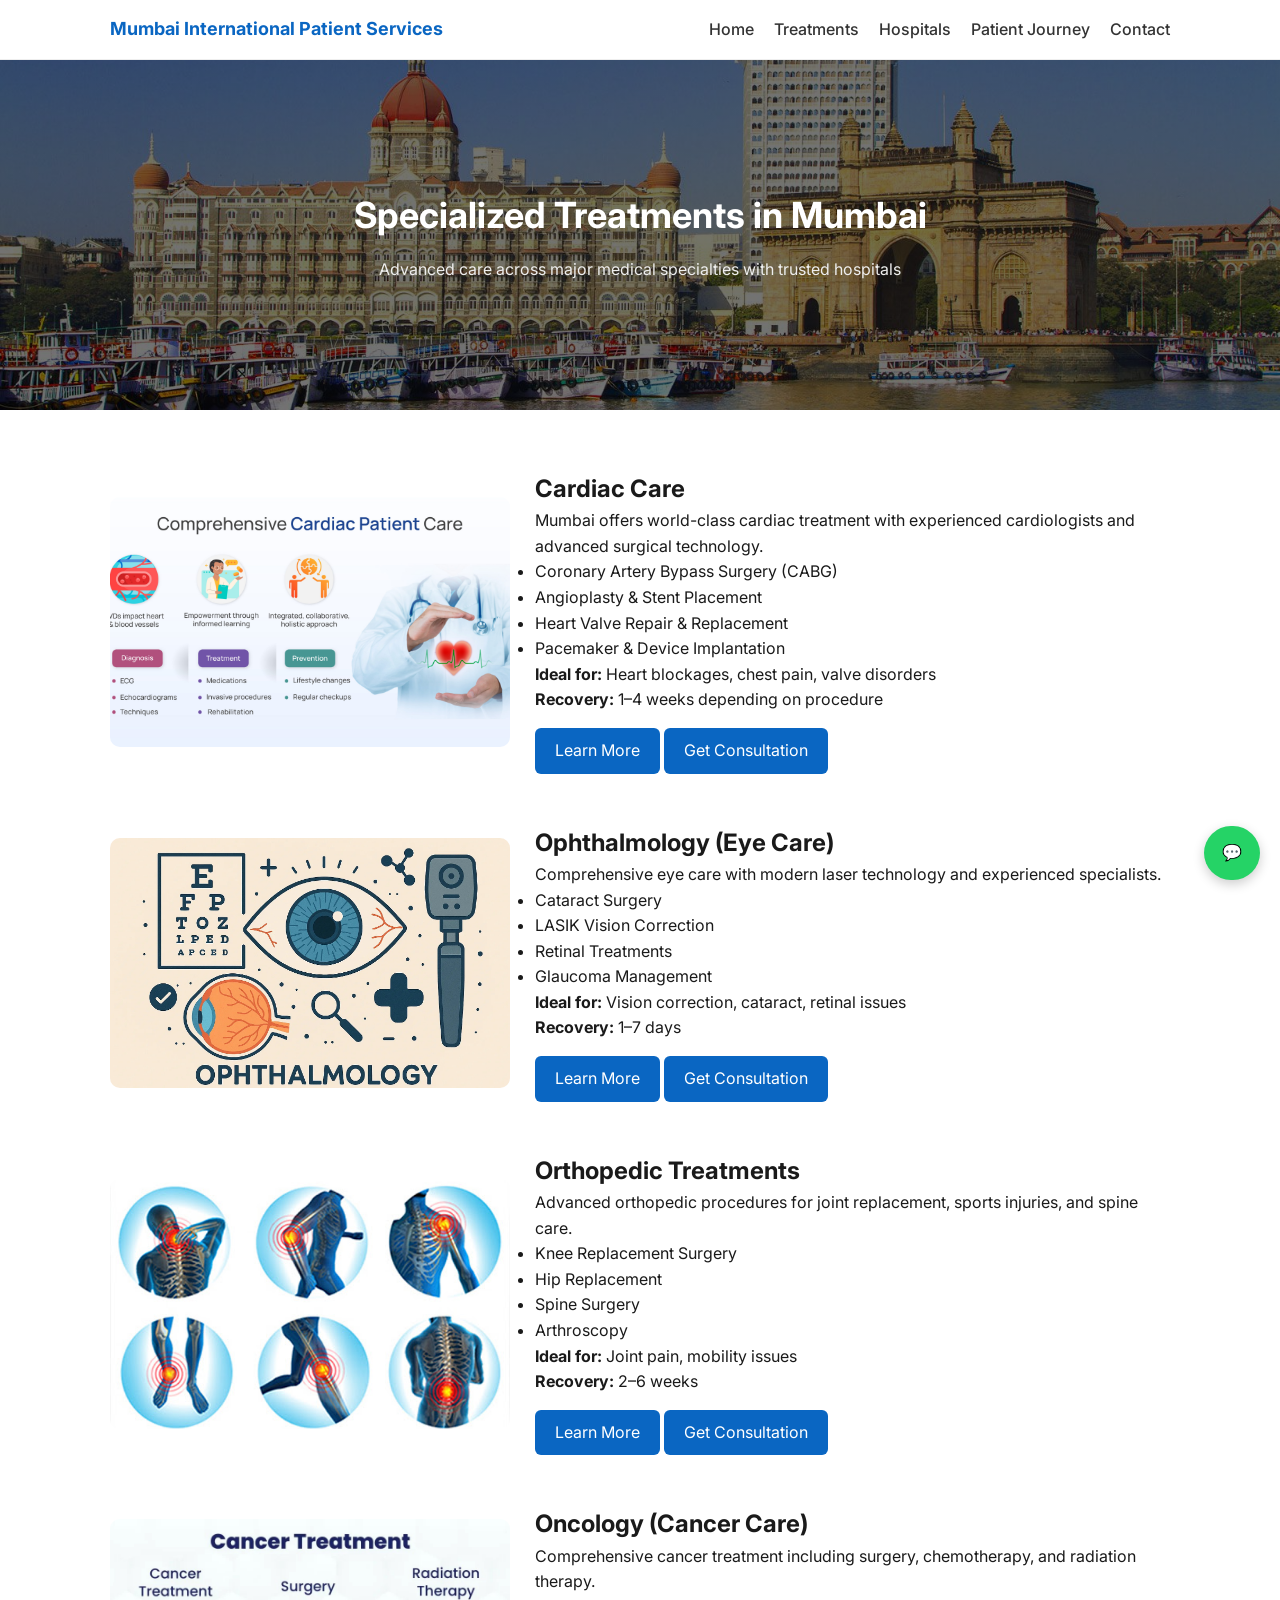
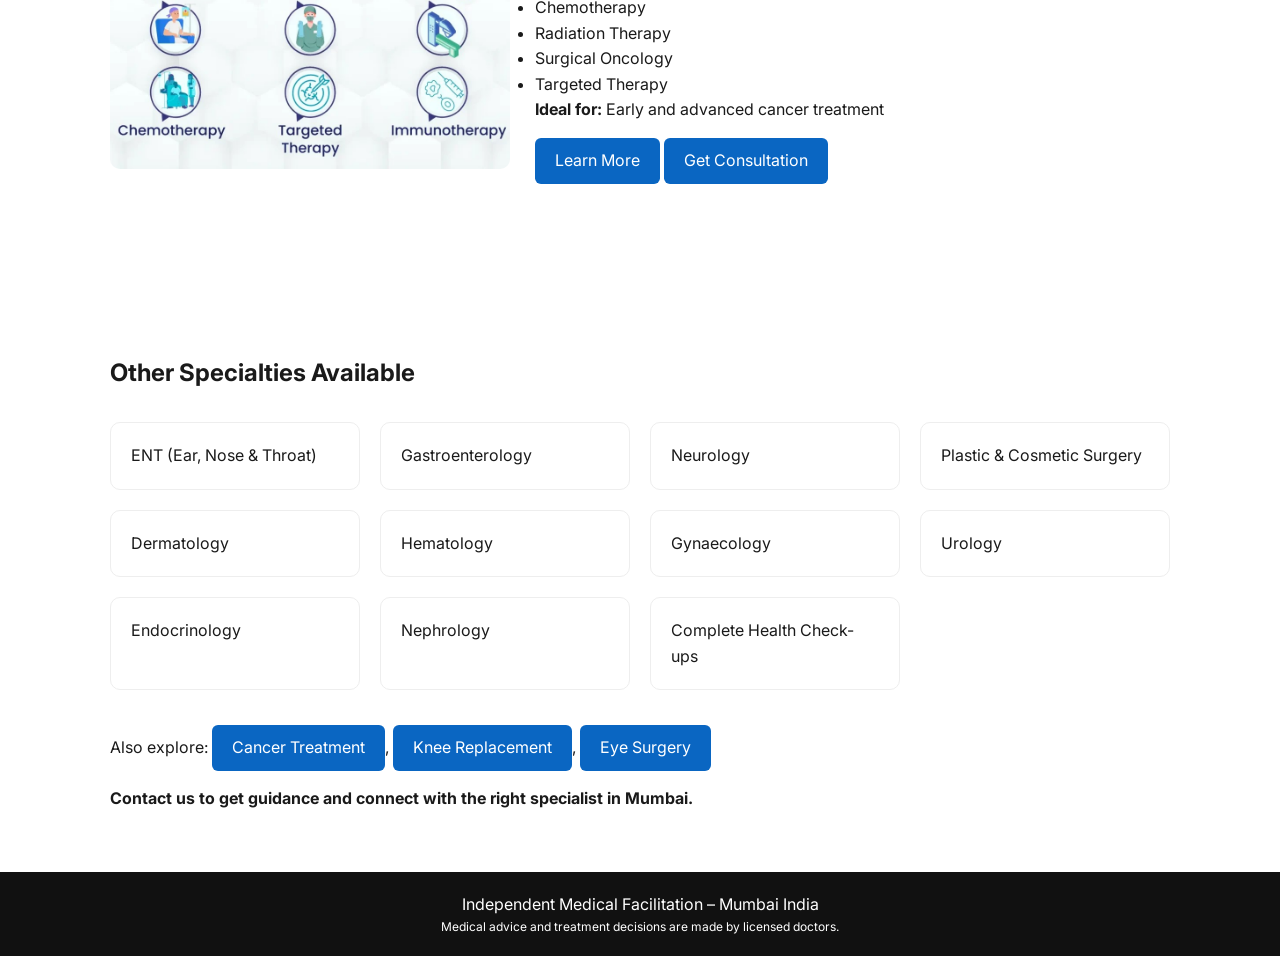
<file: treatments.html>
<!DOCTYPE html>
<html lang="en">
<head>
<meta charset="UTF-8">
<meta name="viewport" content="width=device-width, initial-scale=1.0">
<title>Treatments | Medical Tourism Mumbai</title>

<link rel="stylesheet" href="assets/css/style.css">
<link href="https://fonts.googleapis.com/css2?family=Inter:wght@300;400;600&display=swap" rel="stylesheet">
</head>

<body>

<header>
<nav class="container">

<strong>Mumbai International Patient Services</strong>

<div id="menu">
<a href="index.html">Home</a>
<a href="treatments.html">Treatments</a>
<a href="hospitals.html">Hospitals</a>
<a href="patient-journey.html">Patient Journey</a>
<a href="contact.html">Contact</a>
</div>

<div class="menu-toggle" id="toggle">☰</div>

</nav>
</header>

<!-- HERO -->
<section class="hero">
  <div class="container">
    <h1>Specialized Treatments in Mumbai</h1>
    <p>Advanced care across major medical specialties with trusted hospitals</p>
  </div>
</section>

<!-- MAIN CONTENT -->
<section class="container section">

<!-- CARDIAC -->
<div class="hospital">
<img src="assets/images/cardiology1.jpg">
<div class="hospital-content">
<h2>Cardiac Care</h2>
<p>Mumbai offers world-class cardiac treatment with experienced cardiologists and advanced surgical technology.</p>

<ul>
<li>Coronary Artery Bypass Surgery (CABG)</li>
<li>Angioplasty & Stent Placement</li>
<li>Heart Valve Repair & Replacement</li>
<li>Pacemaker & Device Implantation</li>
</ul>

<p><b>Ideal for:</b> Heart blockages, chest pain, valve disorders</p>
<p><b>Recovery:</b> 1–4 weeks depending on procedure</p>

<a href="cardiac-treatment-mumbai.html" class="btn">Learn More</a>
<a href="https://wa.me/917700913411" class="btn">Get Consultation</a>
</div>
</div>

<!-- OPHTHALMOLOGY -->
<div class="hospital">
<img src="assets/images/ophthalmology1.jpg">
<div class="hospital-content">
<h2>Ophthalmology (Eye Care)</h2>
<p>Comprehensive eye care with modern laser technology and experienced specialists.</p>

<ul>
<li>Cataract Surgery</li>
<li>LASIK Vision Correction</li>
<li>Retinal Treatments</li>
<li>Glaucoma Management</li>
</ul>

<p><b>Ideal for:</b> Vision correction, cataract, retinal issues</p>
<p><b>Recovery:</b> 1–7 days</p>

<a href="eye-surgery-india.html" class="btn">Learn More</a>
<a href="https://wa.me/917700913411" class="btn">Get Consultation</a>
</div>
</div>

<!-- ORTHOPEDIC -->
<div class="hospital">
<img src="assets/images/orthopedic1.jpg">
<div class="hospital-content">
<h2>Orthopedic Treatments</h2>
<p>Advanced orthopedic procedures for joint replacement, sports injuries, and spine care.</p>

<ul>
<li>Knee Replacement Surgery</li>
<li>Hip Replacement</li>
<li>Spine Surgery</li>
<li>Arthroscopy</li>
</ul>

<p><b>Ideal for:</b> Joint pain, mobility issues</p>
<p><b>Recovery:</b> 2–6 weeks</p>

<a href="knee-replacement-mumbai.html" class="btn">Learn More</a>
<a href="https://wa.me/917700913411" class="btn">Get Consultation</a>
</div>
</div>

<!-- ONCOLOGY -->
<div class="hospital">
<img src="assets/images/oncology1.jpg">
<div class="hospital-content">
<h2>Oncology (Cancer Care)</h2>
<p>Comprehensive cancer treatment including surgery, chemotherapy, and radiation therapy.</p>

<ul>
<li>Chemotherapy</li>
<li>Radiation Therapy</li>
<li>Surgical Oncology</li>
<li>Targeted Therapy</li>
</ul>

<p><b>Ideal for:</b> Early and advanced cancer treatment</p>

<a href="cancer-treatment-india.html" class="btn">Learn More</a>
<a href="https://wa.me/917700913411" class="btn">Get Consultation</a>
</div>
</div>

</section>

<!-- OTHER SPECIALTIES -->
<section class="container section">

<h2>Other Specialties Available</h2>

<div class="grid">

<div class="card">ENT (Ear, Nose & Throat)</div>
<div class="card">Gastroenterology</div>
<div class="card">Neurology</div>
<div class="card">Plastic & Cosmetic Surgery</div>
<div class="card">Dermatology</div>
<div class="card">Hematology</div>
<div class="card">Gynaecology</div>
<div class="card">Urology</div>
<div class="card">Endocrinology</div>
<div class="card">Nephrology</div>
<div class="card">Complete Health Check-ups</div>

</div>

<p style="margin-top:20px;">
Also explore:
<a href="cancer-treatment-india.html" class="btn">Cancer Treatment</a>,
<a href="knee-replacement-mumbai.html" class="btn">Knee Replacement</a>,
<a href="eye-surgery-india.html" class="btn">Eye Surgery</a>
</p>

<p style="margin-top:15px;">
<strong>Contact us to get guidance and connect with the right specialist in Mumbai.</strong>
</p>

</section>

<!-- FOOTER -->
<footer>
<p>Independent Medical Facilitation – Mumbai India</p>
<p style="font-size:12px">
Medical advice and treatment decisions are made by licensed doctors.
</p>
</footer>

<!-- WHATSAPP -->
<a href="https://wa.me/917700913411" class="whatsapp">💬</a>

<script src="assets/js/script.js"></script>

</body>
</html>
</file>
<file: assets/css/style.css>
/* RESET */
* {
  margin: 0;
  padding: 0;
  box-sizing: border-box;
}

/* BODY */
body {
  font-family: 'Inter', sans-serif;
  background: #ffffff;
  color: #1a1a1a;
  line-height: 1.6;
}

/* CONTAINER */
.container {
  max-width: 1100px;
  margin: auto;
  padding: 0 20px;
}

/* ================= NAVBAR ================= */

header {
  position: sticky;
  top: 0;
  background: #ffffff;
  z-index: 1000;
  border-bottom: 1px solid #eee;
}

nav.container {
  display: flex;
  justify-content: space-between;
  align-items: center;
  padding: 15px 20px;
}

nav strong {
  color: #0a66c2;
  font-size: 18px;
}

/* MENU */
#menu {
  display: flex;
  gap: 20px;
}

#menu a {
  text-decoration: none;
  color: #333;
  font-weight: 500;
}

#menu a:hover {
  color: #0a66c2;
}

/* HAMBURGER */
.menu-toggle {
  display: none;
  font-size: 26px;
  cursor: pointer;
}

/* ================= HERO ================= */

.hero {
  height: 350px;
  background: linear-gradient(rgba(0,0,0,0.55), rgba(0,0,0,0.55)),
              url('../images/mumbai.jpg');
  background-size: cover;
  background-position: center;

  display: flex;
  justify-content: center;
  align-items: center;

  text-align: center;
  padding: 20px;
}

.hero .container {
  max-width: 700px;
  color: #fff;
}

.hero h1 {
  font-size: 36px;
  color: #fff;
}

.hero p {
  margin-top: 12px;
  color: #eee;
}

.hero .btn {
  margin-top: 20px;
}

/* ================= BUTTON ================= */

.btn {
  display: inline-block;
  margin-top: 15px;
  padding: 10px 20px;
  background: #0a66c2;
  color: white;
  border-radius: 6px;
  text-decoration: none;
}

/* ================= SECTION ================= */

.section {
  padding: 60px 20px;
  text-align: left;
}

/* ================= GRID ================= */

.grid {
  display: grid;
  grid-template-columns: repeat(auto-fit, minmax(220px, 1fr));
  gap: 20px;
  margin-top: 30px;
}

/* ================= CARD ================= */

.card {
  background: #ffffff;
  padding: 20px;
  border-radius: 10px;
  border: 1px solid #eee;
  transition: all 0.3s ease;
}

.card:hover {
  transform: translateY(-6px);
  box-shadow: 0 10px 25px rgba(0,0,0,0.1);
}

/* IMAGE FIX */
.card img {
  width: 100%;
  height: 180px;
  object-fit: cover;
  border-radius: 8px;
  margin-bottom: 10px;
  transition: 0.3s;
}

.card:hover img {
  transform: scale(1.05);
}

/* ================= HOSPITAL ================= */

.hospital {
  display: flex;
  flex-wrap: wrap;
  gap: 25px;
  align-items: center;
  margin-bottom: 50px;
}

.hospital img {
  width: 100%;
  max-width: 400px;
  height: 250px;
  object-fit: cover;
  border-radius: 10px;
}

.hospital-content {
  flex: 1;
}

/* ================= IMAGES ================= */

img {
  max-width: 100%;
  height: auto;
  display: block;
}

/* ================= FOOTER ================= */

footer {
  background: #111;
  color: white;
  text-align: center;
  padding: 20px;
}

/* ================= WHATSAPP ================= */

.whatsapp {
  position: fixed;
  bottom: 20px;
  right: 20px;
  background: #25D366;
  color: white;
  padding: 14px 18px;
  border-radius: 40px;
  text-decoration: none;
  font-weight: bold;
  box-shadow: 0 4px 12px rgba(0,0,0,0.2);
}

/* ================= MOBILE ================= */

@media (max-width: 768px) {

  /* MENU */
  #menu {
    position: fixed;
    top: 0;
    right: -100%;
    width: 260px;
    height: 100%;
    background: #ffffff;
    flex-direction: column;
    padding: 80px 20px;
    transition: 0.3s;
    box-shadow: -5px 0 15px rgba(0,0,0,0.1);
  }

  #menu.active {
    right: 0;
  }

  .menu-toggle {
    display: block;
    z-index: 1100;
  }

  /* HERO */
  .hero {
    height: 300px;
  }

  .hero h1 {
    font-size: 24px;
  }

  .hero p {
    font-size: 14px;
  }

}
/* ICON FIX (for patient journey) */
.card img.icon {
  height: 60px;
  width: 60px;
  object-fit: contain;
  margin: 0 auto 10px;
}

/* MOBILE FIX */
@media (max-width: 768px) {
  .card img.icon {
    height: 50px;
    width: 50px;
  }
}
</file>
